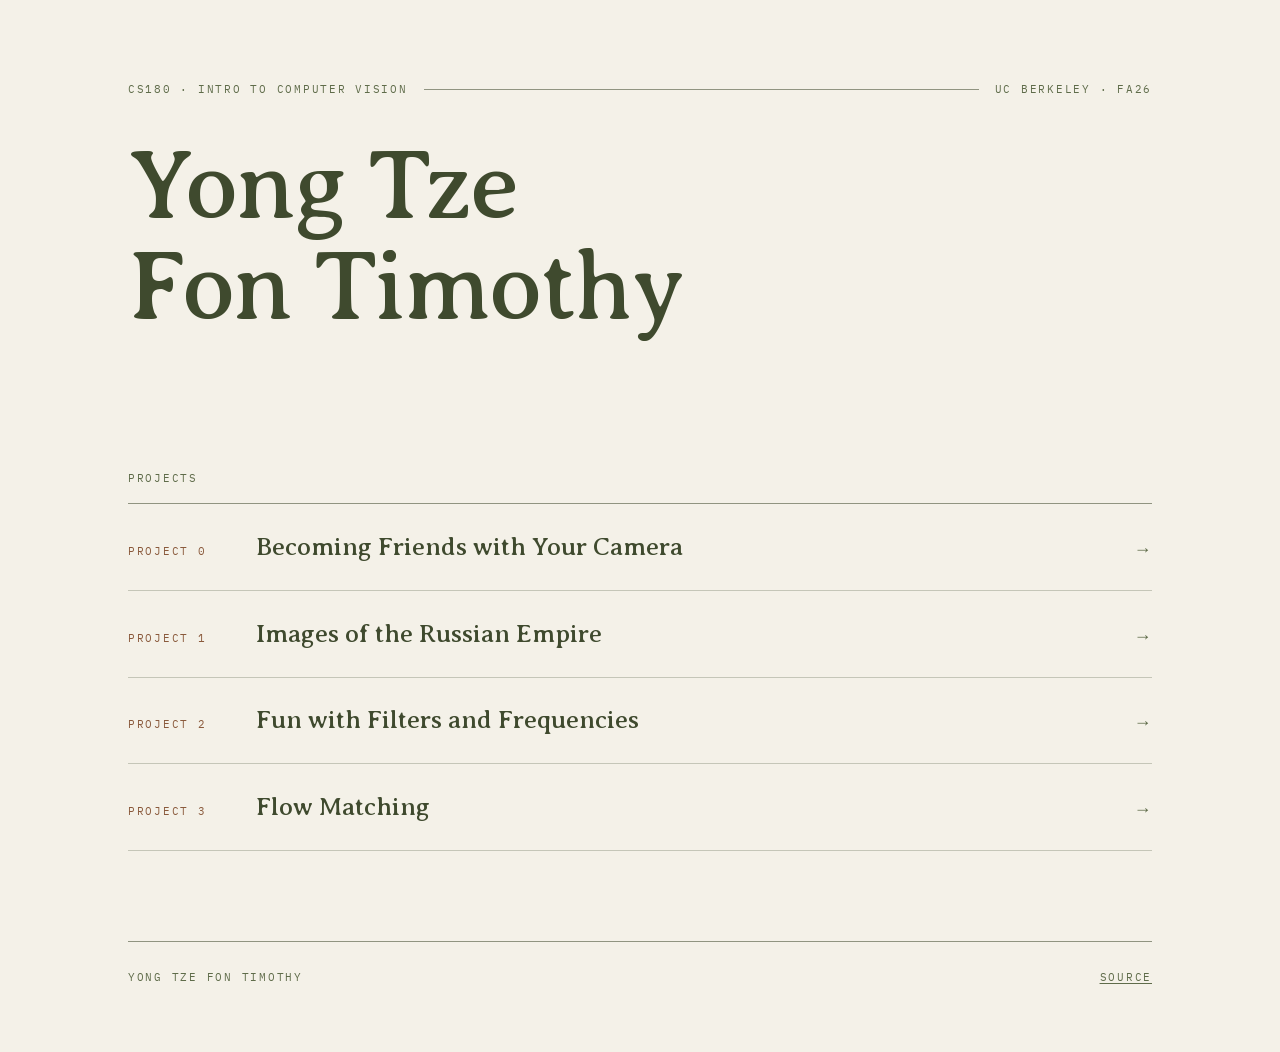
<file: index.html>
<!DOCTYPE html>
<html lang="en">
<head>
<meta charset="utf-8">
<meta name="viewport" content="width=device-width, initial-scale=1">
<title>Yong Tze Fon Timothy &middot; CS180</title>
<meta name="description" content="Project work for CS180: Intro to Computer Vision and Computational Photography, UC Berkeley, Fall 2026.">
<meta name="author" content="Yong Tze Fon Timothy">

<link rel="icon" href="data:image/svg+xml,<svg xmlns='http://www.w3.org/2000/svg' viewBox='0 0 32 32'><rect width='32' height='32' fill='%23F4F1E8'/><circle cx='16' cy='16' r='8' fill='none' stroke='%233F4A2E' stroke-width='1.8'/><circle cx='16' cy='16' r='2.6' fill='%233F4A2E'/><path d='M16 8v3M16 21v3M8 16h3M21 16h3' stroke='%238A5A3C' stroke-width='1.6'/></svg>">

<link rel="preconnect" href="https://fonts.googleapis.com">
<link rel="preconnect" href="https://fonts.gstatic.com" crossorigin>
<link rel="stylesheet" href="https://fonts.googleapis.com/css2?family=Averia+Serif+Libre:ital,wght@0,300;0,400;0,700;1,300;1,400&family=IBM+Plex+Mono:wght@400;500&display=swap">
<link rel="stylesheet" href="./styles.css?v=3">
</head>

<body>
<a class="skip" href="#main">Skip to content</a>

<div class="sheet">

  <header class="masthead">
    <p class="masthead__meta">
      <span>CS180 &middot; Intro to Computer Vision</span>
      <span class="hairline" aria-hidden="true"></span>
      <span>UC Berkeley &middot; FA26</span>
    </p>

    <h1 class="masthead__title">Yong Tze<br>Fon Timothy</h1>
  </header>

  <main id="main">
    <h2 class="eyebrow section-label">Projects</h2>

    <!-- One list item per project. Copy the block below for proj1 onward. -->
    <ol class="projects">
      <li>
        <a href="./0/">
          <span class="projects__num">Project 0</span>
          <span class="projects__name">Becoming Friends with Your Camera</span>
          <span class="projects__arrow" aria-hidden="true">&rarr;</span>
        </a>
      </li>
      <li>
        <a href="./1/">
          <span class="projects__num">Project 1</span>
          <span class="projects__name">Images of the Russian Empire</span>
          <span class="projects__arrow" aria-hidden="true">&rarr;</span>
        </a>
      </li>
      <li>
        <a href="./2/">
          <span class="projects__num">Project 2</span>
          <span class="projects__name">Fun with Filters and Frequencies</span>
          <span class="projects__arrow" aria-hidden="true">&rarr;</span>
        </a>
      </li>
      <li>
        <a href="./3/">
          <span class="projects__num">Project 3</span>
          <span class="projects__name">Flow Matching</span>
          <span class="projects__arrow" aria-hidden="true">&rarr;</span>
        </a>
      </li>
    </ol>
  </main>

  <footer class="colophon">
    <span>Yong Tze Fon Timothy</span>
    <span><a href="https://github.com/azhicles/azhicles.github.io">Source</a></span>
  </footer>

</div>
</body>
</html>
</file>
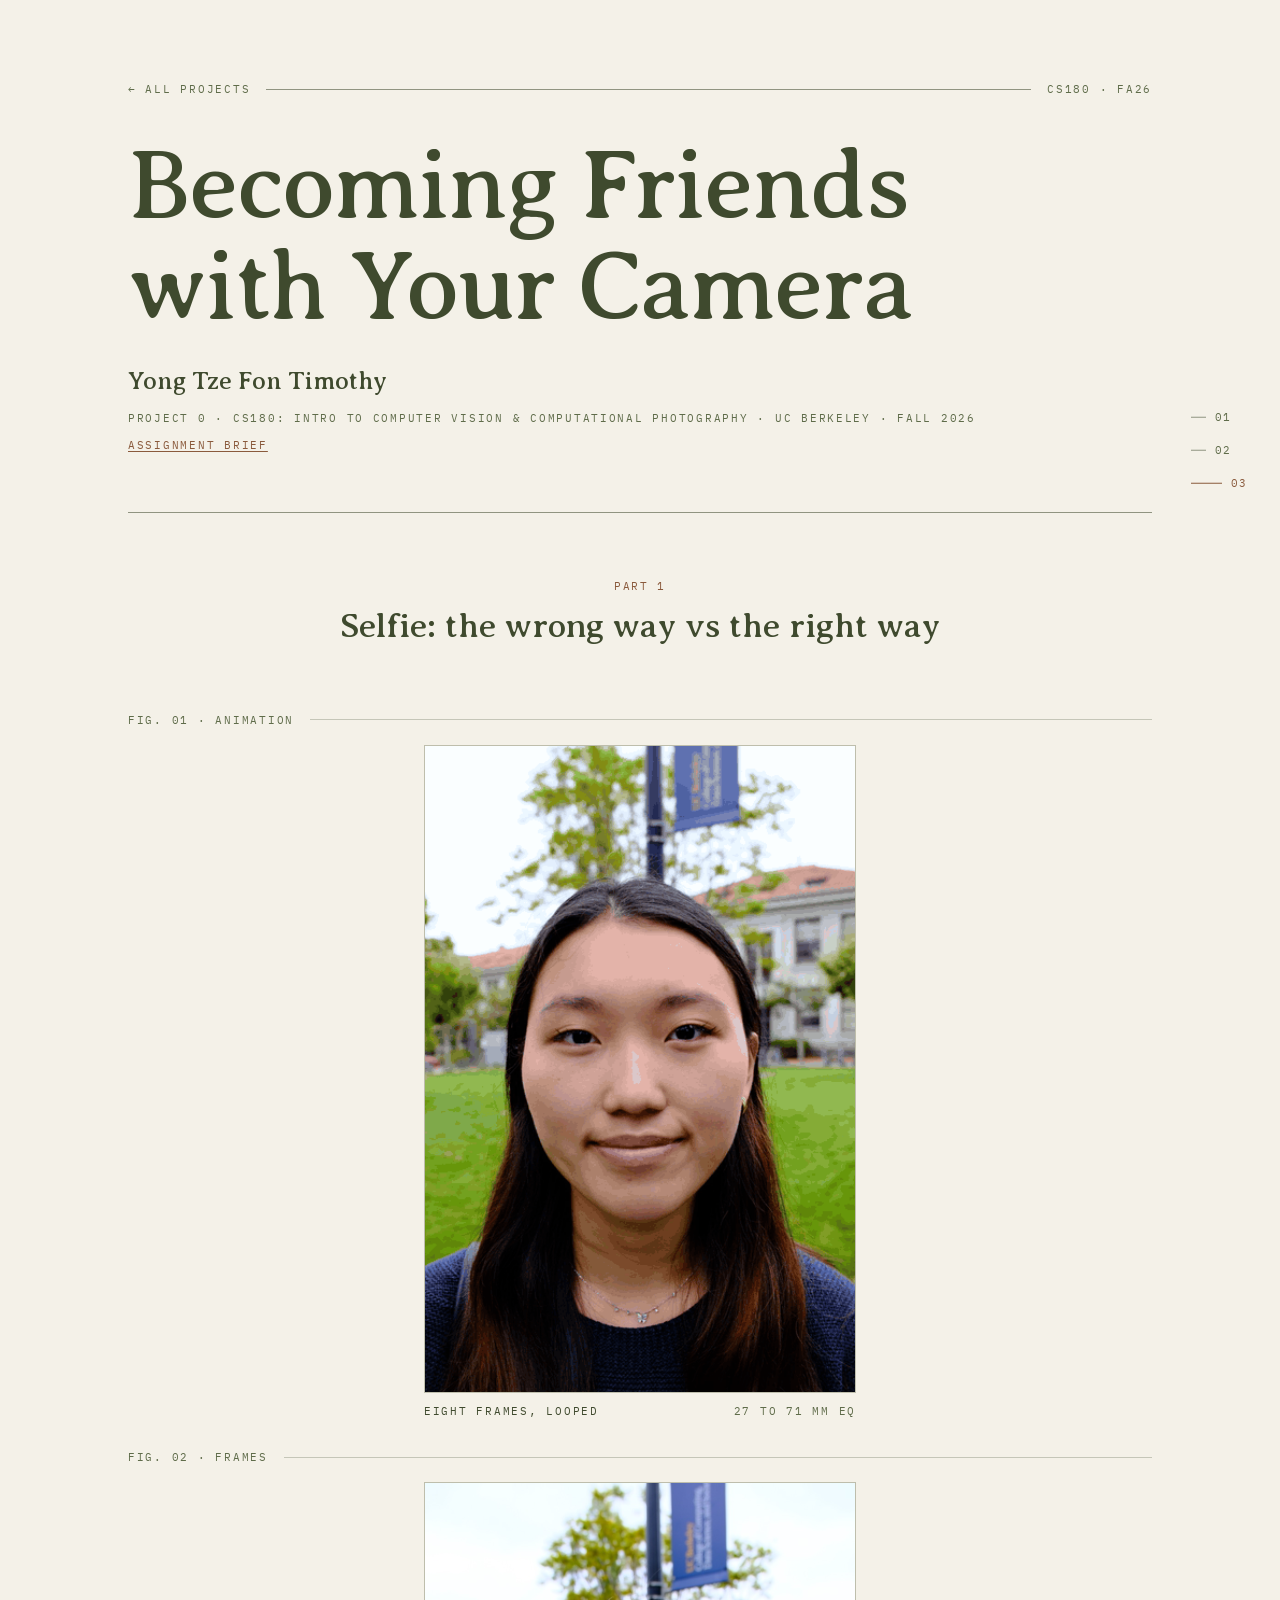
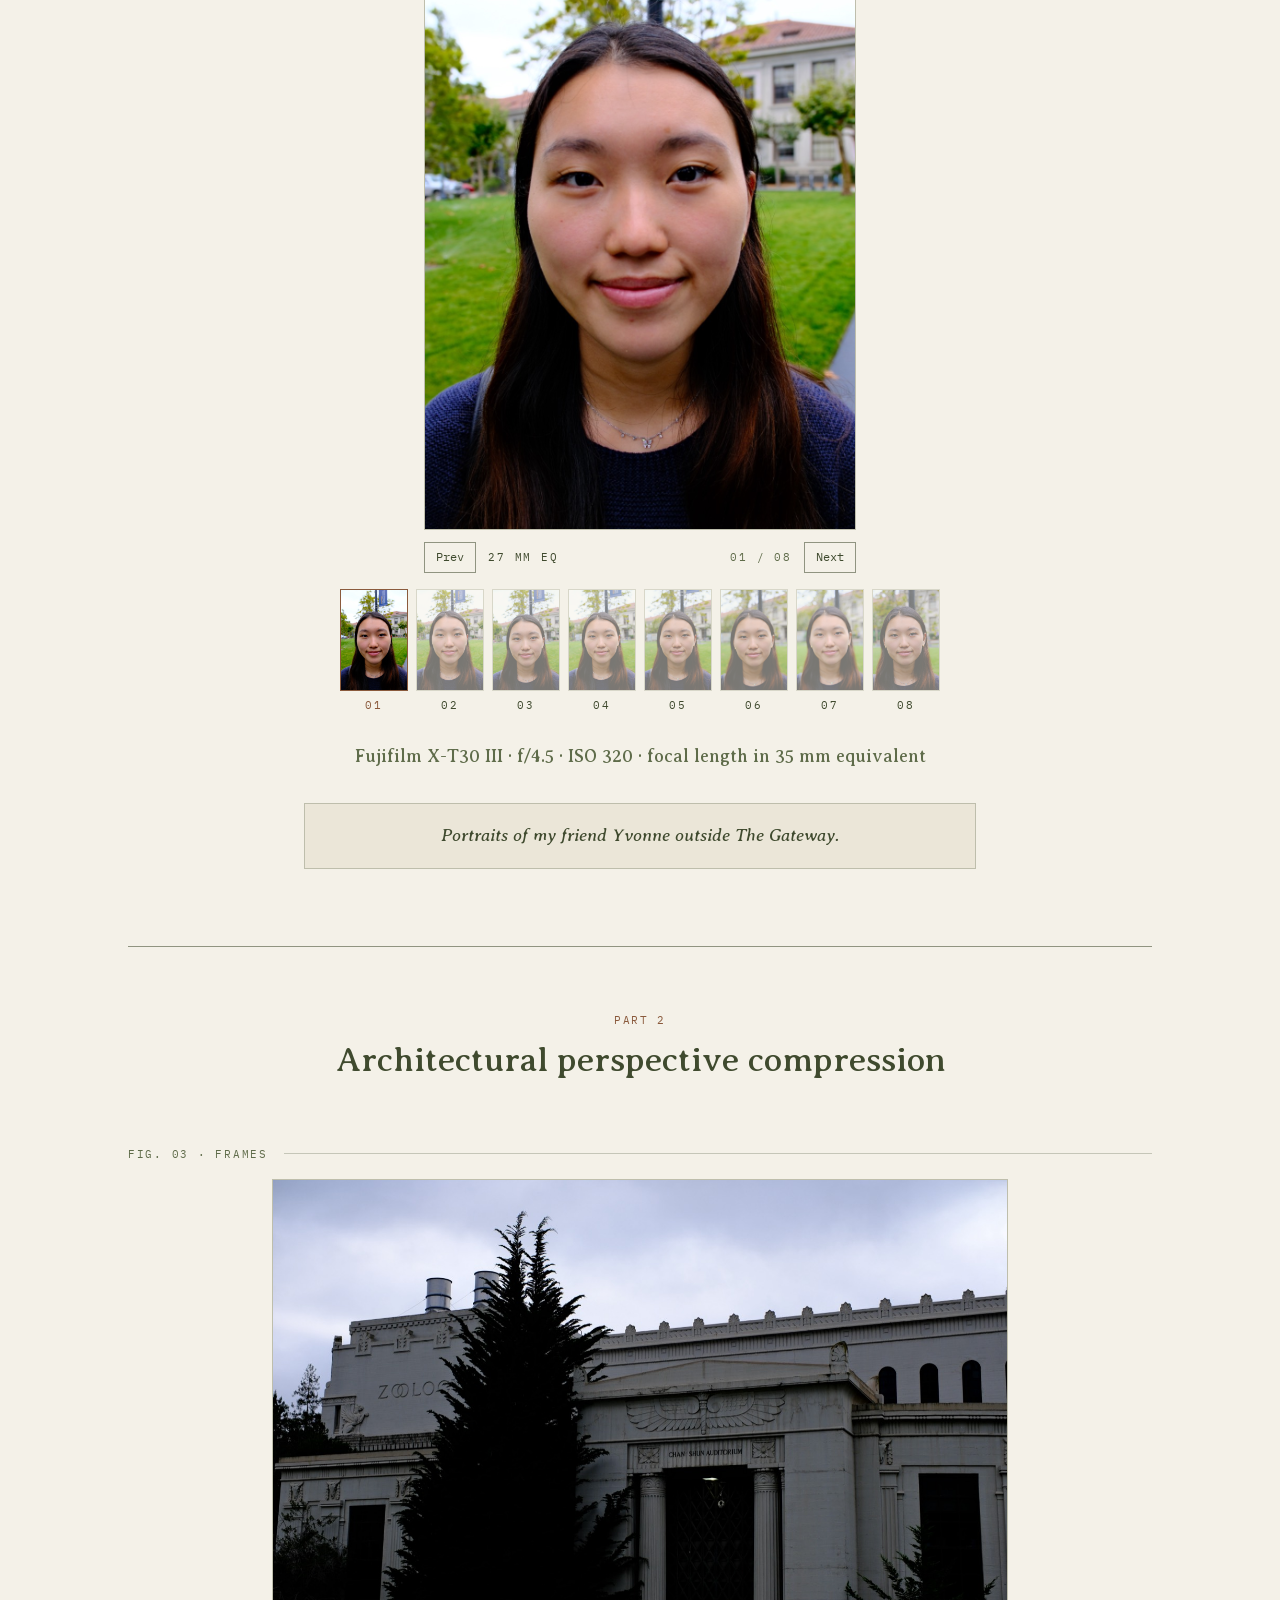
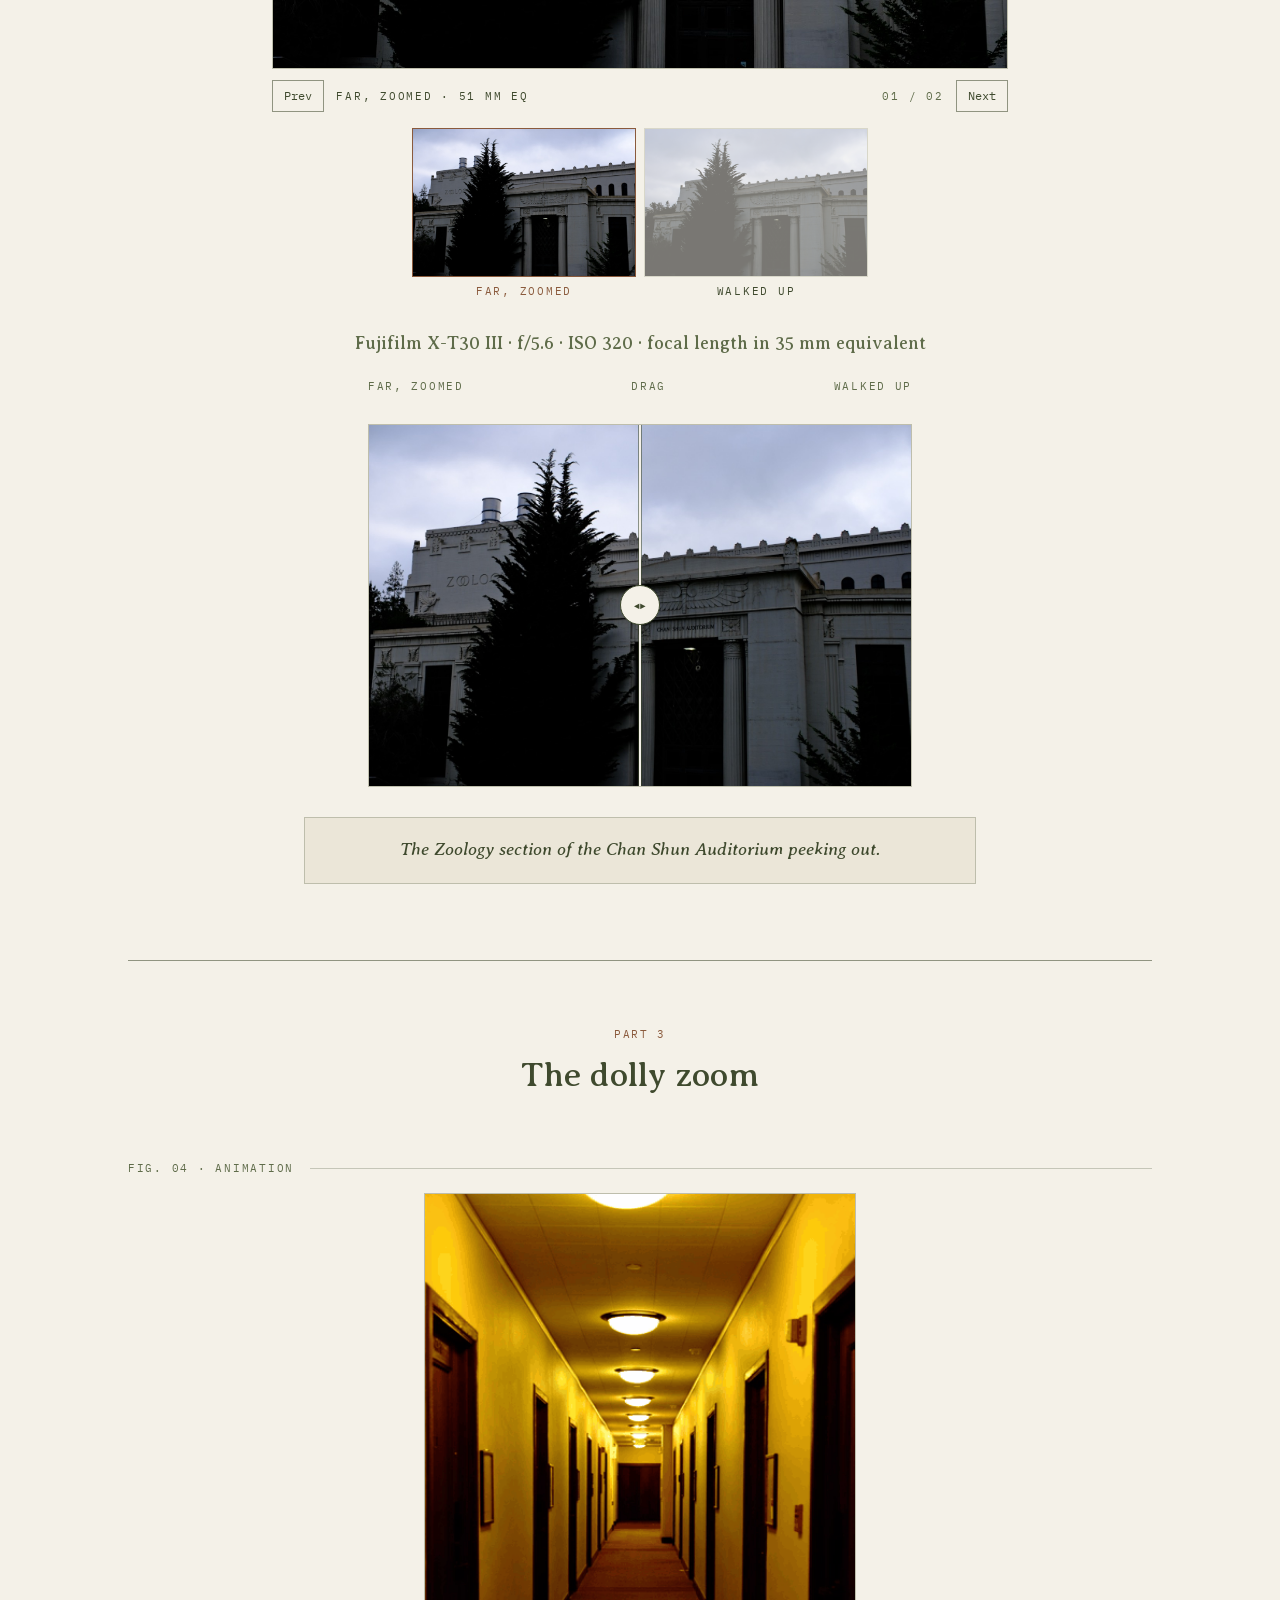
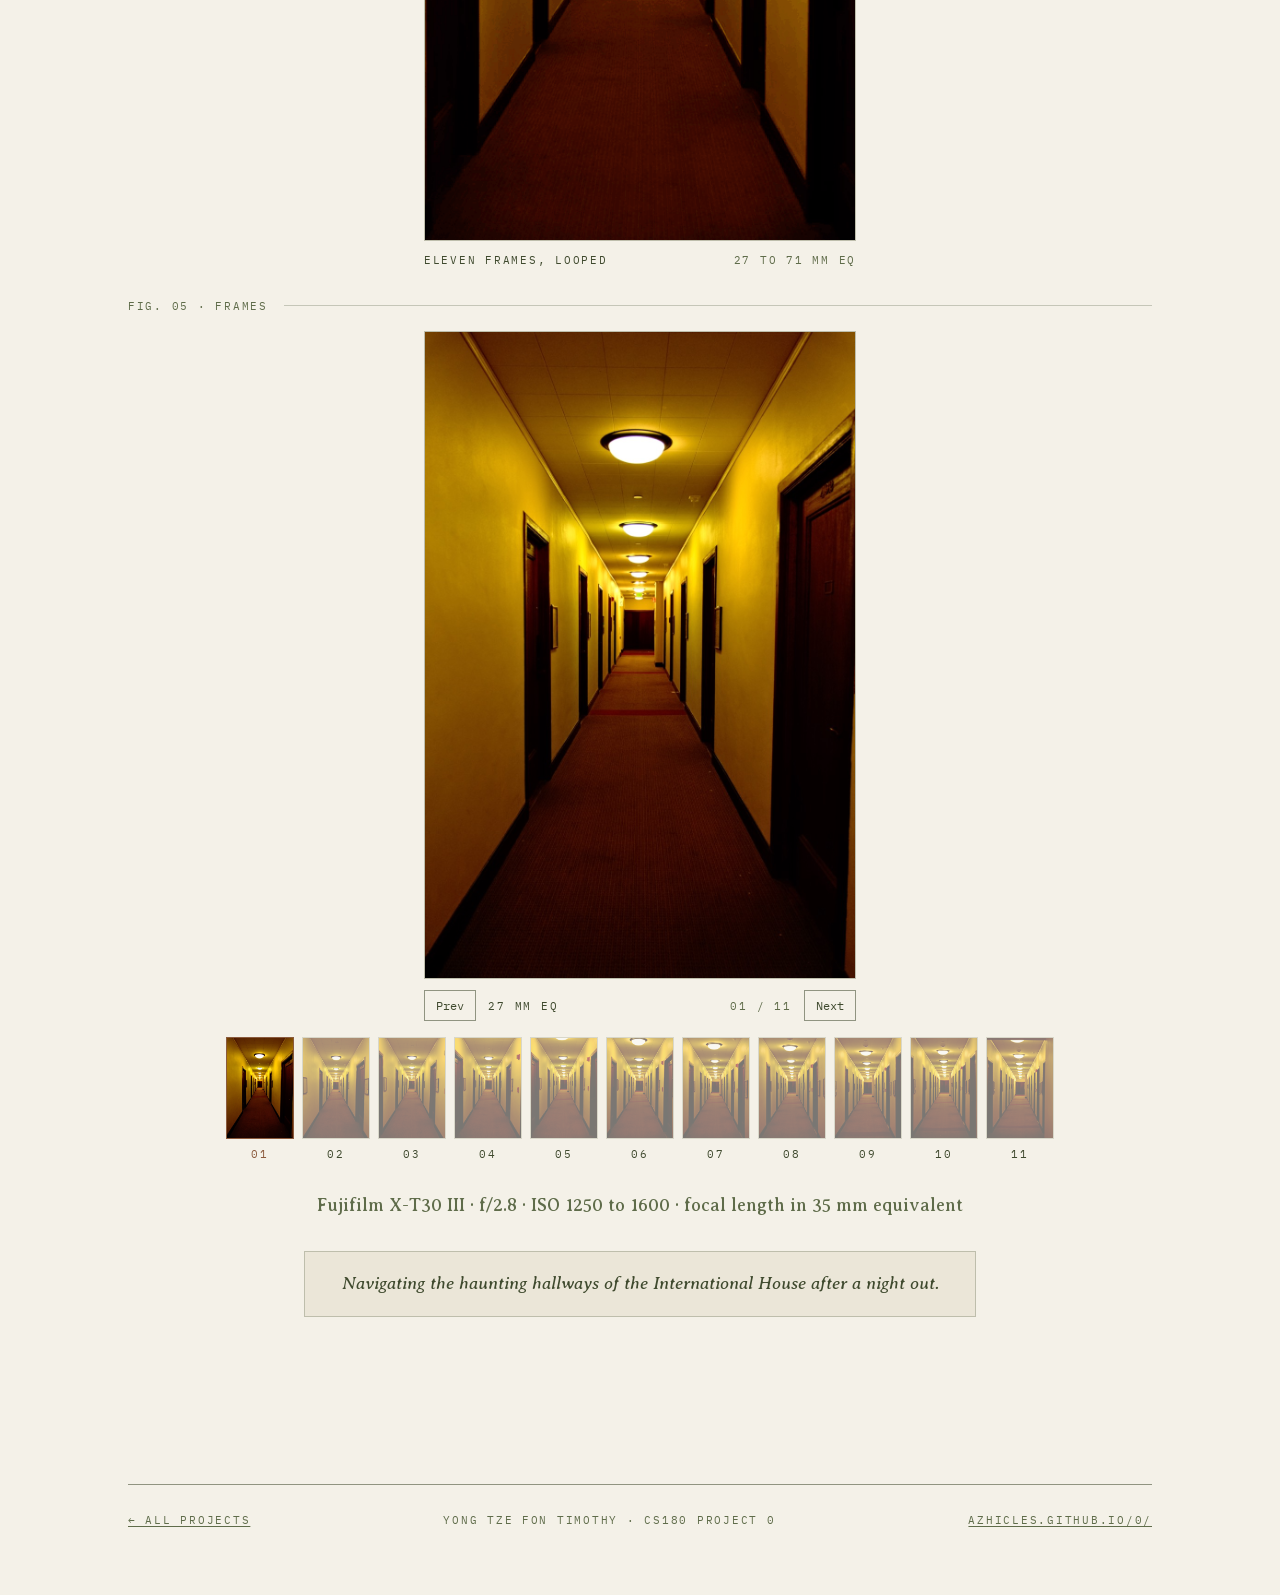
<file: 0/index.html>
<!DOCTYPE html>
<html lang="en">
<head>
<meta charset="utf-8">
<meta name="viewport" content="width=device-width, initial-scale=1">
<title>Project 0 &middot; Becoming Friends with Your Camera &middot; Yong Tze Fon Timothy</title>
<meta name="description" content="CS180 Project 0: perspective, focal length and the centre of projection, shown through a selfie sequence, an architectural pair and a dolly zoom.">
<meta name="author" content="Yong Tze Fon Timothy">

<link rel="icon" href="data:image/svg+xml,<svg xmlns='http://www.w3.org/2000/svg' viewBox='0 0 32 32'><rect width='32' height='32' fill='%23F4F1E8'/><circle cx='16' cy='16' r='8' fill='none' stroke='%233F4A2E' stroke-width='1.8'/><circle cx='16' cy='16' r='2.6' fill='%233F4A2E'/><path d='M16 8v3M16 21v3M8 16h3M21 16h3' stroke='%238A5A3C' stroke-width='1.6'/></svg>">

<link rel="preconnect" href="https://fonts.googleapis.com">
<link rel="preconnect" href="https://fonts.gstatic.com" crossorigin>
<link rel="stylesheet" href="https://fonts.googleapis.com/css2?family=Averia+Serif+Libre:ital,wght@0,300;0,400;0,700;1,300;1,400&family=IBM+Plex+Mono:wght@400;500&display=swap">
<link rel="stylesheet" href="../styles.css?v=3">
<script src="../scripts.js?v=3" defer></script>
</head>

<body>
<a class="skip" href="#main">Skip to content</a>

<nav class="tocnav" aria-label="Sections">
  <a href="#part-1" aria-current="false">01</a>
  <a href="#part-2" aria-current="false">02</a>
  <a href="#part-3" aria-current="false">03</a>
</nav>

<div class="sheet">

  <header class="masthead">
    <p class="masthead__meta">
      <a href="../">&larr; All projects</a>
      <span class="hairline" aria-hidden="true"></span>
      <span>CS180 &middot; FA26</span>
    </p>

    <h1 class="masthead__title">Becoming Friends<br>with Your Camera</h1>

    <p class="byline">Yong Tze Fon Timothy</p>
    <p class="dateline">Project 0 &middot; CS180: Intro to Computer Vision &amp; Computational Photography &middot; UC Berkeley &middot; Fall 2026</p>
    <p class="dateline"><a href="https://cal-cs180.github.io/fa26/hw/proj0/">Assignment brief</a></p>
  </header>

  <main id="main">

    <!-- ================================================================ -->
    <!-- Part 1                                                           -->
    <!-- ================================================================ -->
    <section class="part" id="part-1" aria-labelledby="part-1-title">
      <header class="part__head">
        <p class="eyebrow">Part 1</p>
        <h2 class="part__title" id="part-1-title">Selfie: the wrong way vs the right way</h2>
      </header>

      <p class="fig-label">Fig. 01 &middot; Animation</p>
      <figure class="plate gif-plate ratio-portrait">
        <div class="plate__well">
          <img src="media/part1.gif" alt="The eight portrait frames animated in sequence.">
        </div>
        <figcaption>
          <span class="plate__label">Eight frames, looped</span>
          <span class="spec">27 to 71 mm eq</span>
        </figcaption>
      </figure>

      <p class="fig-label">Fig. 02 &middot; Frames</p>
      <div class="sequence ratio-portrait" data-sequence>
        <ol class="filmstrip">
        <li>
          <figure class="plate">
            <div class="plate__well">
              <img src="media/part1-01.jpg" alt="Portrait frame 1 of 8, shot at 27 mm equivalent.">
            </div>
            <figcaption>
              <span class="plate__label">01</span>
              <span class="spec">27 mm eq</span>
            </figcaption>
          </figure>
        </li>
        <li>
          <figure class="plate">
            <div class="plate__well">
              <img src="media/part1-02.jpg" alt="Portrait frame 2 of 8, shot at 33 mm equivalent.">
            </div>
            <figcaption>
              <span class="plate__label">02</span>
              <span class="spec">33 mm eq</span>
            </figcaption>
          </figure>
        </li>
        <li>
          <figure class="plate">
            <div class="plate__well">
              <img src="media/part1-03.jpg" alt="Portrait frame 3 of 8, shot at 35 mm equivalent.">
            </div>
            <figcaption>
              <span class="plate__label">03</span>
              <span class="spec">35 mm eq</span>
            </figcaption>
          </figure>
        </li>
        <li>
          <figure class="plate">
            <div class="plate__well">
              <img src="media/part1-04.jpg" alt="Portrait frame 4 of 8, shot at 39 mm equivalent.">
            </div>
            <figcaption>
              <span class="plate__label">04</span>
              <span class="spec">39 mm eq</span>
            </figcaption>
          </figure>
        </li>
        <li>
          <figure class="plate">
            <div class="plate__well">
              <img src="media/part1-05.jpg" alt="Portrait frame 5 of 8, shot at 42 mm equivalent.">
            </div>
            <figcaption>
              <span class="plate__label">05</span>
              <span class="spec">42 mm eq</span>
            </figcaption>
          </figure>
        </li>
        <li>
          <figure class="plate">
            <div class="plate__well">
              <img src="media/part1-06.jpg" alt="Portrait frame 6 of 8, shot at 52 mm equivalent.">
            </div>
            <figcaption>
              <span class="plate__label">06</span>
              <span class="spec">52 mm eq</span>
            </figcaption>
          </figure>
        </li>
        <li>
          <figure class="plate">
            <div class="plate__well">
              <img src="media/part1-07.jpg" alt="Portrait frame 7 of 8, shot at 59 mm equivalent.">
            </div>
            <figcaption>
              <span class="plate__label">07</span>
              <span class="spec">59 mm eq</span>
            </figcaption>
          </figure>
        </li>
        <li>
          <figure class="plate">
            <div class="plate__well">
              <img src="media/part1-08.jpg" alt="Portrait frame 8 of 8, shot at 71 mm equivalent.">
            </div>
            <figcaption>
              <span class="plate__label">08</span>
              <span class="spec">71 mm eq</span>
            </figcaption>
          </figure>
        </li>
        </ol>
      </div>
      <p class="camera-line">Fujifilm X-T30 III &middot; f/4.5 &middot; ISO 320 &middot; focal length in 35 mm equivalent</p>

      <p class="part__desc">Portraits of my friend Yvonne outside The Gateway.</p>
    </section>

    <!-- ================================================================ -->
    <!-- Part 2                                                           -->
    <!-- ================================================================ -->
    <section class="part" id="part-2" aria-labelledby="part-2-title">
      <header class="part__head">
        <p class="eyebrow">Part 2</p>
        <h2 class="part__title" id="part-2-title">Architectural perspective compression</h2>
      </header>

      <p class="fig-label">Fig. 03 &middot; Frames</p>
      <div class="sequence ratio-landscape" data-sequence>
        <ol class="filmstrip cols-2">
        <li>
          <figure class="plate">
            <div class="plate__well">
              <img src="media/part2-zoom.jpg" alt="The auditorium facade from across the field at 51 mm equivalent, with the depth compressed.">
            </div>
            <figcaption>
              <span class="plate__label">Far, zoomed</span>
              <span class="spec">51 mm eq</span>
            </figcaption>
          </figure>
        </li>
        <li>
          <figure class="plate">
            <div class="plate__well">
              <img src="media/part2-close.jpg" alt="The same facade from much closer at 41 mm equivalent, with the lines converging harder.">
            </div>
            <figcaption>
              <span class="plate__label">Walked up</span>
              <span class="spec">41 mm eq</span>
            </figcaption>
          </figure>
        </li>
        </ol>
      </div>
      <p class="camera-line">Fujifilm X-T30 III &middot; f/5.6 &middot; ISO 320 &middot; focal length in 35 mm equivalent</p>

      <div class="compare ratio-landscape" data-compare hidden>
        <p class="compare__legend">
          <span>Far, zoomed</span>
          <span class="compare__hint">Drag</span>
          <span>Walked up</span>
        </p>
        <div class="compare__viewport">
          <img src="media/part2-close.jpg" alt="">
          <div class="compare__top"><img src="media/part2-zoom.jpg" alt=""></div>
          <div class="compare__handle" role="slider" tabindex="0"
               aria-label="Wipe between the zoomed and close photographs of the auditorium"
               aria-valuemin="0" aria-valuemax="100" aria-valuenow="50"></div>
        </div>
      </div>

      <p class="part__desc">The Zoology section of the Chan Shun Auditorium peeking out.</p>
    </section>

    <!-- ================================================================ -->
    <!-- Part 3                                                           -->
    <!-- ================================================================ -->
    <section class="part" id="part-3" aria-labelledby="part-3-title">
      <header class="part__head">
        <p class="eyebrow">Part 3</p>
        <h2 class="part__title" id="part-3-title">The dolly zoom</h2>
      </header>

      <p class="fig-label">Fig. 04 &middot; Animation</p>
      <figure class="plate gif-plate ratio-portrait">
        <div class="plate__well">
          <img src="media/part3.gif" alt="The dolly zoom animated: the corridor stretches while the far door holds its size.">
        </div>
        <figcaption>
          <span class="plate__label">Eleven frames, looped</span>
          <span class="spec">27 to 71 mm eq</span>
        </figcaption>
      </figure>

      <p class="fig-label">Fig. 05 &middot; Frames</p>
      <div class="sequence ratio-portrait" data-sequence>
        <ol class="filmstrip">
        <li>
          <figure class="plate">
            <div class="plate__well">
              <img src="media/part3-01.jpg" alt="Dolly zoom frame 1 of 11, shot at 27 mm equivalent.">
            </div>
            <figcaption>
              <span class="plate__label">01</span>
              <span class="spec">27 mm eq</span>
            </figcaption>
          </figure>
        </li>
        <li>
          <figure class="plate">
            <div class="plate__well">
              <img src="media/part3-02.jpg" alt="Dolly zoom frame 2 of 11, shot at 32 mm equivalent.">
            </div>
            <figcaption>
              <span class="plate__label">02</span>
              <span class="spec">32 mm eq</span>
            </figcaption>
          </figure>
        </li>
        <li>
          <figure class="plate">
            <div class="plate__well">
              <img src="media/part3-03.jpg" alt="Dolly zoom frame 3 of 11, shot at 36 mm equivalent.">
            </div>
            <figcaption>
              <span class="plate__label">03</span>
              <span class="spec">36 mm eq</span>
            </figcaption>
          </figure>
        </li>
        <li>
          <figure class="plate">
            <div class="plate__well">
              <img src="media/part3-04.jpg" alt="Dolly zoom frame 4 of 11, shot at 39 mm equivalent.">
            </div>
            <figcaption>
              <span class="plate__label">04</span>
              <span class="spec">39 mm eq</span>
            </figcaption>
          </figure>
        </li>
        <li>
          <figure class="plate">
            <div class="plate__well">
              <img src="media/part3-05.jpg" alt="Dolly zoom frame 5 of 11, shot at 44 mm equivalent.">
            </div>
            <figcaption>
              <span class="plate__label">05</span>
              <span class="spec">44 mm eq</span>
            </figcaption>
          </figure>
        </li>
        <li>
          <figure class="plate">
            <div class="plate__well">
              <img src="media/part3-06.jpg" alt="Dolly zoom frame 6 of 11, shot at 50 mm equivalent.">
            </div>
            <figcaption>
              <span class="plate__label">06</span>
              <span class="spec">50 mm eq</span>
            </figcaption>
          </figure>
        </li>
        <li>
          <figure class="plate">
            <div class="plate__well">
              <img src="media/part3-07.jpg" alt="Dolly zoom frame 7 of 11, shot at 51 mm equivalent.">
            </div>
            <figcaption>
              <span class="plate__label">07</span>
              <span class="spec">51 mm eq</span>
            </figcaption>
          </figure>
        </li>
        <li>
          <figure class="plate">
            <div class="plate__well">
              <img src="media/part3-08.jpg" alt="Dolly zoom frame 8 of 11, shot at 57 mm equivalent.">
            </div>
            <figcaption>
              <span class="plate__label">08</span>
              <span class="spec">57 mm eq</span>
            </figcaption>
          </figure>
        </li>
        <li>
          <figure class="plate">
            <div class="plate__well">
              <img src="media/part3-09.jpg" alt="Dolly zoom frame 9 of 11, shot at 59 mm equivalent.">
            </div>
            <figcaption>
              <span class="plate__label">09</span>
              <span class="spec">59 mm eq</span>
            </figcaption>
          </figure>
        </li>
        <li>
          <figure class="plate">
            <div class="plate__well">
              <img src="media/part3-10.jpg" alt="Dolly zoom frame 10 of 11, shot at 66 mm equivalent.">
            </div>
            <figcaption>
              <span class="plate__label">10</span>
              <span class="spec">66 mm eq</span>
            </figcaption>
          </figure>
        </li>
        <li>
          <figure class="plate">
            <div class="plate__well">
              <img src="media/part3-11.jpg" alt="Dolly zoom frame 11 of 11, shot at 71 mm equivalent.">
            </div>
            <figcaption>
              <span class="plate__label">11</span>
              <span class="spec">71 mm eq</span>
            </figcaption>
          </figure>
        </li>
        </ol>
      </div>
      <p class="camera-line">Fujifilm X-T30 III &middot; f/2.8 &middot; ISO 1250 to 1600 &middot; focal length in 35 mm equivalent</p>

      <p class="part__desc">Navigating the haunting hallways of the International House after a night out.</p>
    </section>

  </main>

  <footer class="colophon">
    <span><a href="../">&larr; All projects</a></span>
    <span>Yong Tze Fon Timothy &middot; CS180 Project 0</span>
    <span><a href="https://azhicles.github.io/0/">azhicles.github.io/0/</a></span>
  </footer>

</div>
</body>
</html>
</file>
<file: styles.css>
/* ==========================================================================
   Field notes ledger
   Shared stylesheet for azhicles.github.io. Every page uses this one file.

   Structure:
     1.  Tokens
     2.  Reset and base type
     3.  Page shell: sheet, masthead, footer
     4.  Section layout: the ruled margin rail
     5.  Plates: photo wells, captions, pairs, filmstrip
     6.  Sequence viewer: stage and thumbnail rail
     7.  Notes and specs (the "fill in" markers)
     8.  Comparison slider
     9.  Lightbox
     10. Section nav
     11. Project index (root page)
     12. Print
     13. Prose: contents block, running text, ledger tables, field notes

   To restyle a future project, override the tokens in section 1. The
   component rules below read from them and should not need editing.
   ========================================================================== */

/* 1. Tokens ============================================================== */

:root {
  /* Ink and paper */
  --paper:       #F4F1E8;
  --paper-sunk:  #EBE6D8;
  --ink:         #2A2E22;
  --olive:       #3F4A2E;
  --olive-soft:  #5F6C4A;
  --accent:      #8A5A3C;
  --rule:        rgba(63, 74, 46, .26);
  --rule-strong: rgba(63, 74, 46, .55);

  /* Type */
  --font-display: "Averia Serif Libre", Georgia, "Times New Roman", serif;
  --font-mono:    "IBM Plex Mono", ui-monospace, "SF Mono", Menlo, monospace;

  /* Measure and rhythm */
  --sheet:   72rem;
  --measure: 62ch;
  --rail:    6rem;
  --gutter:  clamp(1rem, 2.5vw, 2.25rem);

  /* Default photo well shape, overridden per part. Matches the camera's
     native 3:2 so object-fit: cover crops nothing. */
  --ratio: 3 / 2;
}

/* 2. Reset and base type ================================================= */

*, *::before, *::after { box-sizing: border-box; }

html {
  -webkit-text-size-adjust: 100%;
  scroll-behavior: smooth;
  scroll-padding-top: 2rem;
}

@media (prefers-reduced-motion: reduce) {
  html { scroll-behavior: auto; }
  *, *::before, *::after { animation-duration: .001ms !important; transition-duration: .001ms !important; }
}

body {
  margin: 0;
  background: var(--paper);
  color: var(--ink);
  font-family: var(--font-display);
  font-size: clamp(1rem, .95rem + .25vw, 1.12rem);
  line-height: 1.66;
  font-feature-settings: "kern" 1;
  text-rendering: optimizeLegibility;
}

p { margin: 0 0 1.1em; max-width: var(--measure); }
p:last-child { margin-bottom: 0; }

a {
  color: var(--accent);
  text-decoration-thickness: 1px;
  text-underline-offset: .18em;
}
a:hover { color: var(--olive); }

img { max-width: 100%; }

button { font: inherit; }

:focus-visible {
  outline: 2px solid var(--accent);
  outline-offset: 3px;
}

.skip {
  position: absolute;
  left: -9999px;
  top: 0;
  background: var(--olive);
  color: var(--paper);
  padding: .6rem 1rem;
  font-family: var(--font-mono);
  font-size: .75rem;
  z-index: 200;
}
.skip:focus { left: 0; }

/* Shared small label treatment: mono, tracked out, upper case. */
.eyebrow,
.fig-label,
.plate__label,
.spec,
.dateline,
.tocnav,
.masthead__meta,
.projects__num,
.section-label,
.stage__bar,
.colophon {
  font-family: var(--font-mono);
  font-size: .68rem;
  letter-spacing: .16em;
  text-transform: uppercase;
  font-weight: 400;
}

/* 3. Page shell ========================================================== */

.sheet {
  max-width: var(--sheet);
  margin-inline: auto;
  padding-inline: clamp(1.25rem, 5vw, 4rem);
  padding-block: clamp(1.5rem, 4vw, 3rem) 0;
}

.masthead {
  padding-block: clamp(1rem, 3vw, 2rem) clamp(2rem, 5vw, 3.5rem);
}

.masthead__meta {
  display: flex;
  align-items: center;
  gap: 1rem;
  margin: 0;
  max-width: none;
  color: var(--olive-soft);
}
.masthead__meta .hairline {
  flex: 1;
  height: 1px;
  background: var(--rule-strong);
}
.masthead__meta a { color: var(--olive-soft); text-decoration: none; }
.masthead__meta a:hover { color: var(--accent); text-decoration: underline; }

/* The ruled meta line collapses to a simple two up on narrow screens. */
@media (max-width: 560px) {
  .masthead__meta {
    flex-wrap: wrap;
    justify-content: space-between;
    gap: .4rem 1rem;
  }
  .masthead__meta .hairline { display: none; }
}

.masthead__title {
  font-weight: 400;
  font-size: clamp(2.75rem, 1.5rem + 5.8vw, 6.75rem);
  line-height: 1.02;
  letter-spacing: -.02em;
  color: var(--olive);
  margin: .38em 0 .3em;
  max-width: 18ch;
}

/* The author line on a project page, sized to read as a byline rather
   than as metadata. */
.byline {
  font-size: clamp(1.15rem, 1rem + .7vw, 1.6rem);
  line-height: 1.3;
  color: var(--olive);
  margin: 0 0 .7rem;
  max-width: none;
}

.dateline {
  color: var(--olive-soft);
  line-height: 1.8;
  max-width: none;
  margin: 0;
}
.dateline + .dateline { margin-top: .5rem; }

.colophon {
  border-top: 1px solid var(--rule-strong);
  margin-top: clamp(3rem, 7vw, 6rem);
  padding-block: 1.6rem clamp(2rem, 5vw, 4rem);
  color: var(--olive-soft);
  display: flex;
  flex-wrap: wrap;
  gap: .5rem 2rem;
  justify-content: space-between;
  line-height: 1.9;
}
.colophon a { color: var(--olive-soft); }

/* 4. Section layout ====================================================== */

/* One column, so figures can be centred on the page. --head-space is
   used twice, above and below the header, which is what puts the title
   optically midway between the section rule and the first figure rule. */
.part {
  --head-space: clamp(2.25rem, 5vw, 4rem);
  border-top: 1px solid var(--rule-strong);
  padding-block: var(--head-space) clamp(2.5rem, 6vw, 5rem);
}

.part__head {
  display: flex;
  flex-direction: column;
  align-items: center;
  justify-content: center;
  text-align: center;
  gap: .65rem;
  margin-bottom: var(--head-space);
}

.eyebrow {
  color: var(--accent);
  margin: 0;
  max-width: none;
}

.part__title {
  font-weight: 400;
  font-size: clamp(1.5rem, 1.15rem + 1.4vw, 2.15rem);
  line-height: 1.2;
  color: var(--olive);
  margin: 0;
  max-width: 34ch;
}

/* A one line description of what the part actually shows, set as a
   mounted card. Sunken stock and a hairline border are the same treatment
   the photo wells get, so it reads as part of the same system rather than
   as a floating UI box: no rounded corners, no shadow. */
.part__desc {
  max-width: 42rem;
  margin: 1.9rem auto 0;
  padding: 1.15rem clamp(1.25rem, 3vw, 2rem);
  background: var(--paper-sunk);
  border: 1px solid var(--rule);
  text-align: center;
  text-wrap: balance;
  color: var(--olive);
  font-style: italic;
  line-height: 1.55;
}

/* A ruled label above each figure block, running the full page width. */
.fig-label {
  display: flex;
  align-items: center;
  gap: 1rem;
  color: var(--olive-soft);
  margin: 0 0 1rem;
  max-width: none;
}
.fig-label::after {
  content: "";
  flex: 1;
  height: 1px;
  background: var(--rule);
}

/* Give a figure label room to breathe after a block of explanation. The
   label remains close to its image, but no longer hugs the last text line. */
.prose + .fig-label {
  margin-top: clamp(1.6rem, 2.5vw, 2.25rem);
}

/* Figures sit centred, capped so a tall portrait frame does not run past
   one screen. */
.sequence,
.gif-plate,
.compare,
.camera-line {
  margin-inline: auto;
}
.sequence { max-width: 60rem; }
.gif-plate { max-width: 46rem; }
.gif-plate.ratio-portrait { max-width: 27rem; }

.camera-line {
  text-align: center;
  color: var(--olive-soft);
  margin-top: .9rem;
  max-width: none;
}

@media (max-width: 620px) {
  .part__head { gap: .45rem; }
}

/* 5. Plates ============================================================== */

.plate { margin: 0; }

.plate__well {
  position: relative;
  aspect-ratio: var(--ratio);
  background: var(--paper-sunk);
  border: 1px solid var(--rule);
  overflow: hidden;
}

.plate__well img {
  position: absolute;
  inset: 0;
  width: 100%;
  height: 100%;
  object-fit: cover;
  display: block;
}
.plate__well img[hidden] { display: none; }

/* Placeholder shown until the real photo lands. Removed from the DOM on
   a successful load, so it can never be read out from under an image. */
.plate__ph {
  position: absolute;
  inset: 0;
  display: grid;
  place-content: center;
  gap: .45rem;
  padding: 1rem;
  text-align: center;
  font-family: var(--font-mono);
  font-size: .66rem;
  letter-spacing: .1em;
  line-height: 1.7;
  color: var(--olive-soft);
  background-image: repeating-linear-gradient(45deg, transparent 0 7px, rgba(63, 74, 46, .055) 7px 8px);
}
.plate__ph b {
  display: block;
  font-weight: 500;
  color: var(--olive);
  text-transform: uppercase;
}

.is-zoomable .plate__well { cursor: zoom-in; }

.plate figcaption {
  display: flex;
  flex-wrap: wrap;
  gap: .3rem 1rem;
  justify-content: space-between;
  padding-top: .6rem;
}

.plate__label { color: var(--olive); margin: 0; }
.spec { color: var(--olive-soft); margin: 0; }

/* Straight off the camera: the X-T30 III shoots 3:2, and parts 1 and 3
   were shot vertically, so they display 2:3. */
.ratio-portrait  { --ratio: 2 / 3; }
.ratio-landscape { --ratio: 3 / 2; }

/* Contact sheet. On screen inside a sequence this becomes a thumbnail
   rail; in print it always expands to show every frame. */
.filmstrip {
  display: grid;
  grid-template-columns: repeat(auto-fill, minmax(8.5rem, 1fr));
  gap: .9rem;
  margin: 0;
  padding: 0;
  list-style: none;
}
.filmstrip .plate figcaption { justify-content: center; }
.filmstrip .spec { letter-spacing: .2em; }

.gif-plate { margin-block: 0 1.75rem; margin-inline: auto; }

/* 6. Sequence viewer ===================================================== */

/* Built by scripts.js from the frames already in the filmstrip, so a
   browser with JavaScript off still gets the full contact sheet, and so
   does the printer. */
.sequence { margin: 0 auto 1.75rem; }

.stage {
  margin: 0 auto 1rem;
  max-width: 46rem;
}
.ratio-portrait .stage { max-width: 27rem; }

.stage__well {
  position: relative;
  aspect-ratio: var(--ratio);
  background: var(--paper-sunk);
  border: 1px solid var(--rule);
  overflow: hidden;
  cursor: zoom-in;
}
.stage__well img {
  position: absolute;
  inset: 0;
  width: 100%;
  height: 100%;
  object-fit: cover;
  display: block;
}

.stage__bar {
  display: flex;
  align-items: center;
  gap: .75rem;
  padding-top: .7rem;
}

.stage__meta {
  flex: 1;
  display: flex;
  flex-wrap: wrap;
  justify-content: space-between;
  gap: .3rem 1rem;
  margin: 0;
  max-width: none;
}
.stage__label { color: var(--olive); }
.stage__count { color: var(--olive-soft); }

.stage__nav {
  background: none;
  border: 1px solid var(--rule-strong);
  color: var(--olive);
  font-family: var(--font-mono);
  font-size: .72rem;
  line-height: 1;
  padding: .55rem .7rem;
  cursor: pointer;
  transition: border-color .2s ease, background-color .2s ease;
}
.stage__nav:hover {
  border-color: var(--olive);
  background: rgba(63, 74, 46, .07);
}

/* Thumbnail rail mode, only once a stage exists above it. */
.has-stage .filmstrip {
  display: flex;
  flex-wrap: wrap;
  justify-content: center;
  gap: .5rem;
}
.has-stage .filmstrip > li { flex: 0 0 4.25rem; }
/* A two frame part gets room for its descriptive labels. */
.has-stage .filmstrip.cols-2 > li { flex: 0 0 14rem; }
.has-stage .filmstrip .spec { display: none; }
.has-stage .filmstrip figcaption { padding-top: .35rem; }
.has-stage .filmstrip .plate__well {
  cursor: pointer;
  opacity: .5;
  transition: opacity .2s ease;
}
.has-stage .filmstrip .plate__well:hover { opacity: .8; }
.has-stage .filmstrip .plate.is-current .plate__well {
  opacity: 1;
  border-color: var(--accent);
}
.has-stage .filmstrip .plate.is-current .plate__label { color: var(--accent); }

/* 7. Specs =============================================================== */


/* 8. Comparison slider =================================================== */

/* A wipe, for the one part that is a true two photo comparison. Sits below
   the contact sheet, never instead of it. Removed entirely if either photo
   is missing, and hidden in print. */
.compare {
  margin: 0 auto .5rem;
  max-width: min(100%, 34rem);
}
.compare.ratio-portrait { max-width: min(100%, 23rem); }

.compare__legend {
  display: flex;
  justify-content: space-between;
  gap: 1rem;
  padding-bottom: .55rem;
}
.compare__legend span {
  font-family: var(--font-mono);
  font-size: .66rem;
  letter-spacing: .16em;
  text-transform: uppercase;
  color: var(--olive-soft);
}
.compare__hint { color: var(--accent); }

.compare__viewport {
  position: relative;
  aspect-ratio: var(--ratio);
  overflow: hidden;
  border: 1px solid var(--rule);
  background: var(--paper-sunk);
  touch-action: none;
  cursor: ew-resize;
}
.compare__viewport img {
  position: absolute;
  inset: 0;
  width: 100%;
  height: 100%;
  object-fit: cover;
  display: block;
  user-select: none;
  -webkit-user-drag: none;
}
.compare__top {
  position: absolute;
  inset: 0;
  clip-path: inset(0 calc(100% - var(--pos, 50%)) 0 0);
}

.compare__handle {
  position: absolute;
  top: 0;
  bottom: 0;
  left: var(--pos, 50%);
  width: 2px;
  margin-left: -1px;
  background: var(--paper);
  box-shadow: 0 0 0 1px var(--rule-strong);
}
.compare__handle::after {
  content: "\25C4 \25BA";
  position: absolute;
  top: 50%;
  left: 50%;
  transform: translate(-50%, -50%);
  display: grid;
  place-content: center;
  width: 2.5rem;
  height: 2.5rem;
  border-radius: 50%;
  background: var(--paper);
  border: 1px solid var(--olive);
  font-family: var(--font-mono);
  font-size: .58rem;
  letter-spacing: .04em;
  color: var(--olive);
}
.compare__handle:focus-visible { outline: none; }
.compare__handle:focus-visible::after {
  outline: 2px solid var(--accent);
  outline-offset: 3px;
}

/* 9. Lightbox ============================================================ */

.lightbox {
  position: fixed;
  inset: 0;
  z-index: 100;
  display: grid;
  place-content: center;
  gap: 1rem;
  padding: clamp(1rem, 5vw, 3.5rem);
  background: rgba(26, 30, 21, .94);
}
.lightbox[hidden] { display: none; }
.lightbox img {
  max-width: min(100%, 78rem);
  max-height: 78vh;
  object-fit: contain;
  box-shadow: 0 0 0 1px rgba(244, 241, 232, .22);
}
.lightbox__cap {
  margin: 0;
  max-width: none;
  text-align: center;
  font-family: var(--font-mono);
  font-size: .7rem;
  letter-spacing: .14em;
  text-transform: uppercase;
  color: #CFC9B6;
}
.lightbox__close {
  position: absolute;
  top: clamp(.75rem, 2vw, 1.5rem);
  right: clamp(.75rem, 2vw, 1.5rem);
  background: none;
  border: 1px solid rgba(244, 241, 232, .4);
  color: #E8E3D4;
  font-family: var(--font-mono);
  font-size: .68rem;
  letter-spacing: .16em;
  text-transform: uppercase;
  padding: .5rem .85rem;
  cursor: pointer;
}
.lightbox__close:hover { border-color: #E8E3D4; }

/* 10. Section nav ======================================================== */

.tocnav {
  position: fixed;
  right: clamp(.75rem, 2.5vw, 2.25rem);
  top: 50%;
  transform: translateY(-50%);
  z-index: 20;
  display: grid;
  gap: .95rem;
}
.tocnav a {
  display: flex;
  align-items: center;
  gap: .55rem;
  color: var(--olive-soft);
  text-decoration: none;
}
.tocnav a::before {
  content: "";
  width: .9rem;
  height: 1px;
  background: var(--rule-strong);
  transition: width .25s ease, background-color .25s ease;
}
.tocnav a[aria-current="true"] { color: var(--accent); }
.tocnav a[aria-current="true"]::before {
  width: 1.9rem;
  background: var(--accent);
}
@media (max-width: 960px) { .tocnav { display: none; } }

/* 11. Project index (root page) ========================================== */

.section-label {
  color: var(--olive-soft);
  font-weight: 400;
  margin: clamp(2rem, 5vw, 3rem) 0 1rem;
}

.projects {
  list-style: none;
  margin: 0;
  padding: 0;
  border-top: 1px solid var(--rule-strong);
}
.projects li { border-bottom: 1px solid var(--rule); }

.projects a {
  display: grid;
  grid-template-columns: var(--rail) minmax(0, 1fr) auto;
  column-gap: var(--gutter);
  align-items: baseline;
  padding: 1.35rem 0;
  text-decoration: none;
  color: var(--ink);
}
.projects a:hover { background: rgba(63, 74, 46, .05); }
.projects a:hover .projects__name { color: var(--accent); }

.projects__num { color: var(--accent); }
.projects__name {
  font-size: clamp(1.2rem, 1rem + .8vw, 1.6rem);
  color: var(--olive);
  transition: color .2s ease;
}
.projects__arrow { color: var(--olive-soft); }

@media (max-width: 720px) {
  .projects a { grid-template-columns: minmax(0, 1fr) auto; }
  .projects__num { grid-column: 1 / -1; margin-bottom: .3rem; }
}

/* 12. Print ============================================================== */

@media print {
  :root {
    --paper: #FFFFFF;
    --rail: 5rem;
    --gutter: 1rem;
  }

  html, body {
    background: #FFFFFF;
    font-size: 10pt;
    line-height: 1.45;
  }

  /* Keep the olive rules and plate wells rather than letting the browser
     strip backgrounds. */
  * {
    -webkit-print-color-adjust: exact;
    print-color-adjust: exact;
  }

  @page { margin: 14mm; }

  .sheet {
    max-width: none;
    /* Absorbs sub pixel rounding so the right hand plate keeps its border. */
    padding: 0 2mm 0 0;
  }

  /* Screen only affordances. */
  .tocnav,
  .compare,
  .stage,
  .lightbox,
  .skip { display: none !important; }

  a { color: var(--olive); text-decoration: none; }

  /* Reveal destinations for external links only. */
  main a[href^="http"]::after,
  .masthead a[href^="http"]::after,
  .colophon a[href^="http"]::after {
    content: " (" attr(href) ")";
    font-family: var(--font-mono);
    font-size: .8em;
    letter-spacing: 0;
    text-transform: none;
    word-break: break-all;
  }

  .masthead { padding-block: 0 .9rem; }
  .masthead__title { font-size: 28pt; margin: .3em 0 .25em; }
  .byline { font-size: 12pt; margin-bottom: .4rem; }

  .part {
    padding-block: 1.1rem 1.4rem;
    break-inside: auto;
  }
  .part { --head-space: .9rem; }
  /* Both: never split the eyebrow from its title, and never leave the
     pair stranded at the foot of a page. */
  .part__head { break-inside: avoid; break-after: avoid; }
  .fig-label { break-after: avoid; margin: .5rem 0; }

  /* On paper the contact sheet is the whole figure, so let it use the
     full page rather than the centred on screen cap. */
  .sequence { max-width: none; }
  /* An animation prints as a single static frame, and the contact sheet
     below already shows every one of them. Keep it small: it is there as
     evidence the GIF exists, not as the figure itself. */
  .gif-plate { max-width: 9cm; }
  .gif-plate.ratio-portrait { max-width: 5.5cm; }

  .plate,
  .compare__viewport,
  .part__desc { break-inside: avoid; }

  /* Every frame prints, thumbnail rail or not. */
  .filmstrip,
  .has-stage .filmstrip {
    display: grid;
    grid-template-columns: repeat(4, minmax(0, 1fr));
    gap: .8rem;
  }
  .has-stage .filmstrip > li { flex: none; }
  /* Portrait frames are tall, so pack more per row to keep a part on one
     page. */
  .ratio-portrait .filmstrip,
  .has-stage.ratio-portrait .filmstrip {
    grid-template-columns: repeat(5, minmax(0, 1fr));
  }
  .filmstrip.cols-2,
  .has-stage .filmstrip.cols-2 {
    grid-template-columns: repeat(2, minmax(0, 1fr));
    gap: 1rem;
  }
  .has-stage .filmstrip .spec { display: inline; }
  .has-stage .filmstrip .plate__well {
    opacity: 1 !important;
    border-color: var(--rule-strong) !important;
  }
  .has-stage .filmstrip .plate__label { color: var(--olive) !important; }
  .has-stage .filmstrip figcaption { justify-content: space-between; }

  .plate__well { border-color: var(--rule-strong); }

  .colophon { break-inside: avoid; padding-bottom: 0; }
}

/* 13. Prose ============================================================== */

/* Project 1 onward carry real writing between the figures. The running
   text sits in a centred column at the reading measure; figures keep
   using the wider caps from section 4. Everything reads from the tokens. */

.prose {
  max-width: var(--measure);
  margin-inline: auto;
}
.prose p { max-width: none; }

.prose h3 {
  font-weight: 400;
  font-size: clamp(1.2rem, 1.05rem + .5vw, 1.4rem);
  line-height: 1.3;
  color: var(--olive);
  margin: 2.4rem 0 .7rem;
}
.prose h3:first-child { margin-top: 0; }

.prose ul,
.prose ol {
  margin: 0 0 1.1em;
  padding-left: 1.4em;
}
.prose li { margin-bottom: .35em; }
.prose li::marker { color: var(--olive-soft); }

.prose strong { font-weight: 700; color: var(--olive); }
.prose em { font-style: italic; }

/* Numbers, offsets and file names, set in the mono face so they read as
   data rather than as words. */
.prose code,
.ledger .num,
.num {
  font-family: var(--font-mono);
  font-size: .84em;
  letter-spacing: 0;
  color: var(--olive);
  white-space: nowrap;
}

/* A formula card. LaTeX rendered by KaTeX (loaded per page), mounted on
   sunken stock like the notes so it reads as part of the same system. */
.formula {
  max-width: var(--measure);
  margin: 1.3rem auto 1.6rem;
  padding: .9rem 1.3rem;
  background: var(--paper-sunk);
  border: 1px solid var(--rule);
  color: var(--olive);
  text-align: center;
  overflow-x: auto;
}
.formula .katex-display { margin: .35rem 0; }
.formula .katex { font-size: 1.08em; }

/* Contents. A ruled block after the introduction, listing every section
   so the page can be navigated without the fixed side nav (which hides
   on narrow screens). */
.contents {
  max-width: var(--measure);
  margin: 2.25rem auto 0;
  padding: 1.25rem 0 .75rem;
  border-top: 1px solid var(--rule-strong);
}
.contents ol {
  list-style: none;
  margin: 0;
  padding: 0;
  columns: 2;
  column-gap: var(--gutter);
}
.contents li { break-inside: avoid; }
.contents a {
  display: grid;
  grid-template-columns: 2.2rem minmax(0, 1fr);
  align-items: baseline;
  gap: .5rem;
  padding: .4rem 0;
  border-bottom: 1px solid var(--rule);
  color: var(--ink);
  text-decoration: none;
  line-height: 1.35;
}
.contents a:hover { color: var(--accent); }
.contents__num { color: var(--accent); }
@media (max-width: 560px) { .contents ol { columns: 1; } }

/* Ledger table: hairline rules only, mono for the numbers, header set
   like the other small labels. Wrapped in .ledger-wrap so a wide table
   scrolls sideways on a phone instead of breaking the page. */
.ledger-wrap {
  max-width: 60rem;
  margin: 1.2rem auto 1.9rem;
  overflow-x: auto;
}
.ledger {
  width: 100%;
  border-collapse: collapse;
  font-size: .95rem;
  line-height: 1.45;
}
/* The table's note sits outside .ledger-wrap so it never scrolls with a
   wide table on a phone. */
.ledger__note {
  max-width: 60rem;
  margin: -1.2rem auto 1.9rem;
  color: var(--olive-soft);
  font-size: .9rem;
  font-style: italic;
  line-height: 1.5;
}
.ledger th {
  font-family: var(--font-mono);
  font-size: .66rem;
  letter-spacing: .14em;
  text-transform: uppercase;
  font-weight: 400;
  color: var(--olive-soft);
  text-align: left;
  padding: .45rem .7rem .55rem;
  border-bottom: 1px solid var(--rule-strong);
  white-space: nowrap;
}
.ledger td {
  padding: .5rem .7rem;
  border-bottom: 1px solid var(--rule);
  vertical-align: top;
}
.ledger tr:last-child td { border-bottom: 1px solid var(--rule-strong); }
.ledger .num,
.ledger th.num { text-align: right; }
.ledger .is-wrong { color: var(--accent); }

/* Field note. An aside for a wrong turn or a measurement, mounted like
   the part description in section 4: sunken stock, hairline border, and
   an accent rule down the left so it reads as a margin note. */
.note {
  max-width: var(--measure);
  margin: 1.7rem auto;
  padding: 1rem 1.3rem 1.05rem;
  background: var(--paper-sunk);
  border: 1px solid var(--rule);
  border-left: 3px solid var(--accent);
}
.note__label {
  display: block;
  font-family: var(--font-mono);
  font-size: .66rem;
  letter-spacing: .16em;
  text-transform: uppercase;
  color: var(--accent);
  margin-bottom: .45rem;
}
.note p { max-width: none; }

/* Two or three plates side by side, each with its own caption. */
.pair {
  display: grid;
  grid-template-columns: repeat(2, minmax(0, 1fr));
  gap: 1rem;
  max-width: 60rem;
  margin: 0 auto 1.75rem;
}
.pair--3 { grid-template-columns: repeat(3, minmax(0, 1fr)); }
.pair .plate { margin: 0; }
@media (max-width: 620px) {
  .pair,
  .pair--3 { grid-template-columns: 1fr; }
}

/* Projects 1 and 2 are long-form case studies. Keep their visual scale subordinate to
   the writing column instead of letting every figure expand to the full sheet.
   These overrides are scoped so the shared project index keeps its original
   proportions. */
.project-page--1 .sheet,
.project-page--2 .sheet,
.project-page--3 .sheet {
  --sheet: 68rem;
  --measure: 58ch;
  padding-inline: clamp(1.1rem, 4vw, 3rem);
}

.project-page--1 .masthead,
.project-page--2 .masthead,
.project-page--3 .masthead {
  max-width: 60rem;
  margin-inline: auto;
  text-align: center;
}

.project-page--1 .masthead__meta,
.project-page--2 .masthead__meta,
.project-page--3 .masthead__meta {
  text-align: left;
}

.project-page--1 .masthead__title,
.project-page--2 .masthead__title,
.project-page--3 .masthead__title {
  max-width: 15ch;
  margin-inline: auto;
  font-size: clamp(2.45rem, 1.8rem + 4.4vw, 5.15rem);
}

.project-page--1 .byline,
.project-page--2 .byline,
.project-page--3 .byline,
.project-page--1 .dateline,
.project-page--2 .dateline,
.project-page--3 .dateline {
  margin-inline: auto;
}

.project-page--1 .prose,
.project-page--2 .prose,
.project-page--3 .prose,
.project-page--1 .formula,
.project-page--2 .formula,
.project-page--3 .formula,
.project-page--1 .contents,
.project-page--2 .contents,
.project-page--3 .contents {
  max-width: min(var(--measure), 100%);
}

.project-page--1 .pair,
.project-page--2 .pair,
.project-page--3 .pair {
  max-width: 52rem;
  gap: clamp(.75rem, 2vw, 1.25rem);
}

.project-page--1 .pair--3,
.project-page--2 .pair--3,
.project-page--3 .pair--3 {
  max-width: 58rem;
}

.project-page--1 .plate.solo--wide,
.project-page--2 .plate.solo--wide,
.project-page--3 .plate.solo--wide,
.project-page--1 .sequence,
.project-page--2 .sequence,
.project-page--3 .sequence,
.project-page--1 .ledger-wrap,
.project-page--2 .ledger-wrap,
.project-page--3 .ledger-wrap,
.project-page--1 .ledger__note,
.project-page--2 .ledger__note,
.project-page--3 .ledger__note {
  max-width: 58rem;
}

@media (max-width: 700px) {
  .project-page--1 .masthead__title,
  .project-page--2 .masthead__title,
  .project-page--3 .masthead__title {
    max-width: 12ch;
  }

  .project-page--1 .masthead__meta,
  .project-page--2 .masthead__meta,
  .project-page--3 .masthead__meta {
    justify-content: center;
  }

  .project-page--1 .prose,
  .project-page--2 .prose,
  .project-page--3 .prose {
    max-width: 37rem;
  }
}

/* The plates on this project are not all the same shape, so a sequence
   of mixed frames letterboxes on the sunken stock instead of cropping. */
.fit-contain .plate__well img,
.fit-contain .stage__well img,
.fit-contain .compare__viewport img { object-fit: contain; }

/* Square-ish shapes for the scans and the detail crops. */
.ratio-scan   { --ratio: 1.15 / 1; }
.ratio-square { --ratio: 1 / 1; }
.ratio-tall   { --ratio: 5 / 6; }
.ratio-plate  { --ratio: 390 / 1024; }
.ratio-wide   { --ratio: 3 / 1; }
.ratio-strip  { --ratio: 5 / 6; }

/* A modest cap for a single standalone plate, and a wider one for a
   composite figure. */
.plate.solo { max-width: 46rem; margin-inline: auto; margin-bottom: 1.75rem; }
.plate.solo--narrow { max-width: 27rem; }
.plate.solo--thin { max-width: 11rem; }
.plate.solo--wide { max-width: 60rem; }

@media print {
  .note,
  .ledger-wrap,
  .pair .plate { break-inside: avoid; }
  .contents ol { columns: 2; }
  .prose h3 { break-after: avoid; }
}

/* Code listing. Set on the same sunken stock as the formula cards, in the
   mono face, and scrolls sideways on a phone instead of wrapping. */
.codeblock {
  max-width: min(46rem, 100%);
  margin: 1.2rem auto 1.7rem;
  padding: .9rem 1.2rem;
  background: var(--paper-sunk);
  border: 1px solid var(--rule);
  overflow-x: auto;
  font-family: var(--font-mono);
  font-size: .8rem;
  line-height: 1.6;
  color: var(--olive);
  tab-size: 4;
}
.codeblock code { font: inherit; color: inherit; white-space: pre; }

/* A figure that is not ready yet: the placeholder hatching on its own,
   with no image, so the script never removes it. */
.plate--pending .plate__well { border-style: dashed; }

@media print {
  .codeblock { break-inside: avoid; }
}

/* Greek letters keep their case inside the uppercase mono labels, so
   sigma does not turn into a summation sign. */
.nocase { text-transform: none; }

/* On projects 2 and 3 every subheading follows other content, so it keeps
   its space above even when it opens a new prose block. */
.project-page--2 .prose h3:first-child,
.project-page--3 .prose h3:first-child { margin-top: 2.4rem; }

/* Project 2 is figure-heavy, so it runs more compact: figures share rows,
   and single figures are capped well below the sheet width. */
.pair--4 { grid-template-columns: repeat(4, minmax(0, 1fr)); }
@media (max-width: 620px) {
  .pair--4 { grid-template-columns: repeat(2, minmax(0, 1fr)); }
}

/* A row of figures with different shapes. Each figure's flex-grow is its
   aspect ratio (width / height, set inline as --w), so every image in the
   row comes out the same height. */
.strip {
  display: flex;
  align-items: flex-start;
  gap: clamp(.6rem, 1.5vw, 1rem);
  max-width: 58rem;
  margin: 0 auto 1.25rem;
}
.strip > .plate { flex: var(--w, 1) 1 0; min-width: 0; margin: 0; }
.strip--narrow { max-width: 44rem; }
@media (max-width: 620px) {
  .strip { flex-wrap: wrap; }
  .strip > .plate { flex-basis: 100%; }
}

.project-page--2 .pair,
.project-page--3 .pair { max-width: 46rem; margin-bottom: 1.25rem; }
.project-page--2 .pair--3,
.project-page--3 .pair--3,
.project-page--2 .pair--4,
.project-page--3 .pair--4,
.project-page--3 .pair--5 { max-width: 54rem; }
.project-page--2 .plate.solo,
.project-page--3 .plate.solo { max-width: 38rem; margin-bottom: 1.25rem; }
.project-page--2 .plate.solo--wide,
.project-page--3 .plate.solo--wide { max-width: 52rem; }
.project-page--2 .plate.solo--narrow,
.project-page--3 .plate.solo--narrow { max-width: 22rem; }

@media print {
  .strip > .plate { break-inside: avoid; }
}

/* Project 3 runs in two halves, so the contents list is split in two,
   each with its own small label. */
.contents__label { margin-bottom: .55rem; }
.contents + .contents { margin-top: 1.4rem; }

/* Five samples from five seeds share one row; three across on a phone. */
.pair--5 { grid-template-columns: repeat(5, minmax(0, 1fr)); }
@media (max-width: 620px) {
  .pair--5 { grid-template-columns: repeat(3, minmax(0, 1fr)); }
}

/* A hybrid shown at shrinking sizes. The point of the row is the size
   difference, so it keeps its proportions on a phone instead of wrapping. */
@media (max-width: 620px) {
  .strip--keep { flex-wrap: nowrap; }
  .strip--keep > .plate { flex-basis: 0; }
}

/* Placeholder labels carry file names, which have no spaces to break at. */
.plate__ph { overflow-wrap: anywhere; }
</file>
